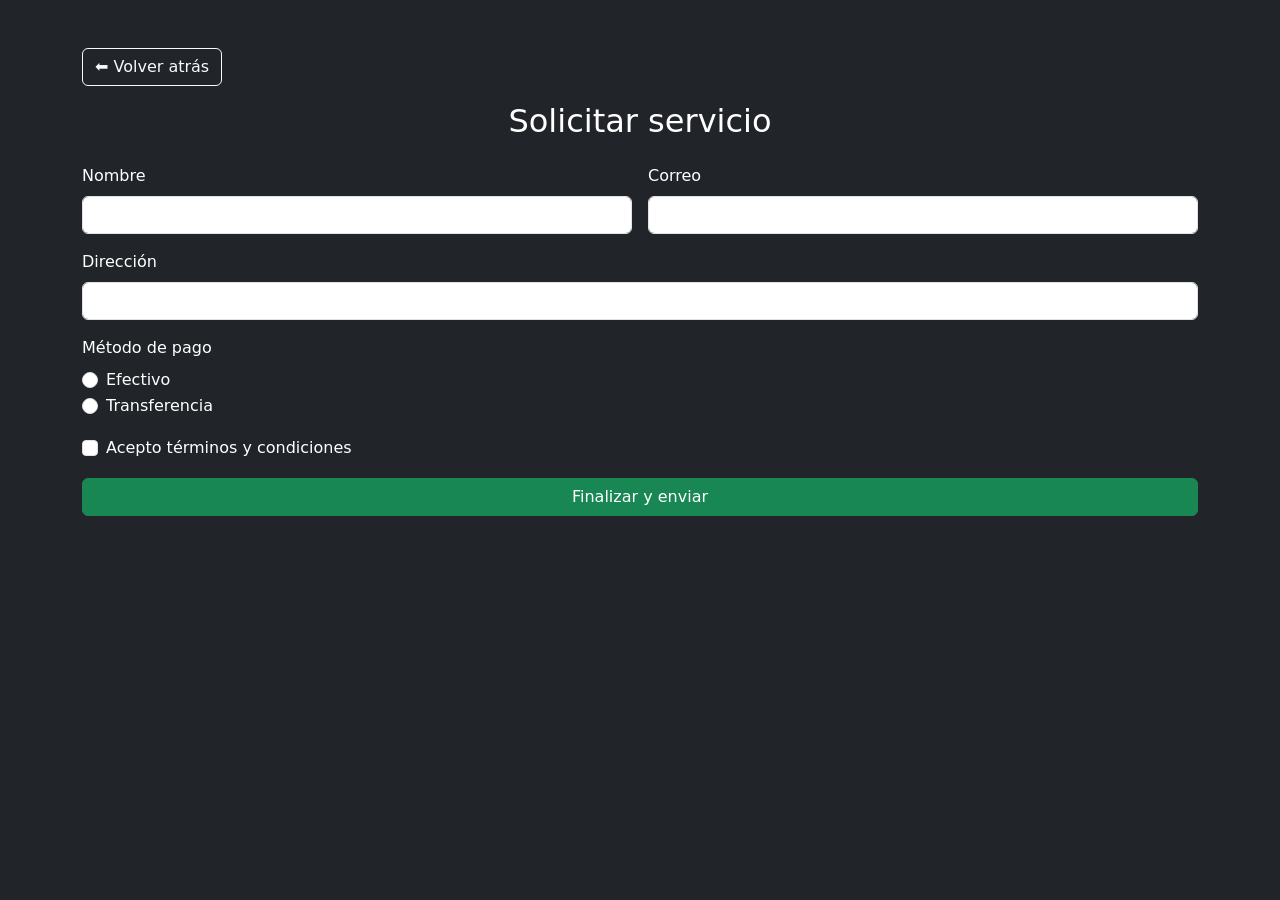
<file: checkout.html>
<!DOCTYPE html>
<html lang="es">
<head>
<meta charset="UTF-8">
<meta name="viewport" content="width=device-width, initial-scale=1.0">

<title>Solicitar servicio</title>

<link href="https://cdn.jsdelivr.net/npm/bootstrap@5.3.2/dist/css/bootstrap.min.css" rel="stylesheet">

</head>

<body class="bg-dark text-white">

<div class="container mt-5">

<button onclick="history.back()" class="btn btn-outline-light mb-3">
⬅ Volver atrás
</button>

<h2 class="text-center mb-4">Solicitar servicio</h2>

<form class="row g-3 needs-validation" novalidate>

<div class="col-md-6">
<label class="form-label">Nombre</label>
<input type="text" class="form-control" required>
<div class="valid-feedback">Correcto</div>
<div class="invalid-feedback">Ingrese su nombre</div>
</div>

<div class="col-md-6">
<label class="form-label">Correo</label>
<input type="email" class="form-control" required>
<div class="valid-feedback">Correcto</div>
<div class="invalid-feedback">Correo inválido</div>
</div>

<div class="col-12">
<label class="form-label">Dirección</label>
<input type="text" class="form-control" required>
<div class="valid-feedback">Correcto</div>
<div class="invalid-feedback">Ingrese dirección</div>
</div>

<!-- MÉTODO DE PAGO -->
<div class="col-12">
<label class="form-label">Método de pago</label>

<div class="form-check">
<input class="form-check-input" type="radio" name="pago" required>
<label class="form-check-label">Efectivo</label>
</div>

<div class="form-check">
<input class="form-check-input" type="radio" name="pago">
<label class="form-check-label">Transferencia</label>
</div>

</div>

<!-- TÉRMINOS -->
<div class="col-12">
<div class="form-check">
<input class="form-check-input" type="checkbox" required>
<label class="form-check-label">Acepto términos y condiciones</label>
<div class="invalid-feedback">Debe aceptar</div>
</div>
</div>

<div class="col-12">
<button class="btn btn-success w-100" type="submit">
Finalizar y enviar
</button>
</div>

</form>

</div>

<script>
(() => {
'use strict'

const form = document.querySelector('.needs-validation');

form.addEventListener('submit', function (event) {

event.preventDefault();

if (!form.checkValidity()) {
event.stopPropagation();
form.classList.add('was-validated');
return;
}

// OBTENER DATOS
let inputs = form.querySelectorAll("input");

let nombre = inputs[0].value;
let correo = inputs[1].value;
let direccion = inputs[2].value;

// MÉTODO DE PAGO
let pago = "";
document.querySelectorAll("input[name='pago']").forEach(r => {
if(r.checked){
pago = r.nextElementSibling.innerText;
}
});

// MENSAJE
let mensaje = "Hola, quiero solicitar un servicio:%0A%0A";
mensaje += "👤 Nombre: " + nombre + "%0A";
mensaje += "📧 Correo: " + correo + "%0A";
mensaje += "📍 Dirección: " + direccion + "%0A";
mensaje += "💳 Pago: " + pago + "%0A";

// REDIRECCIÓN A WHATSAPP
window.open("https://wa.me/59179559806?text=" + mensaje, "_blank");

}, false);

})();
</script>

</body>
</html>
</file>
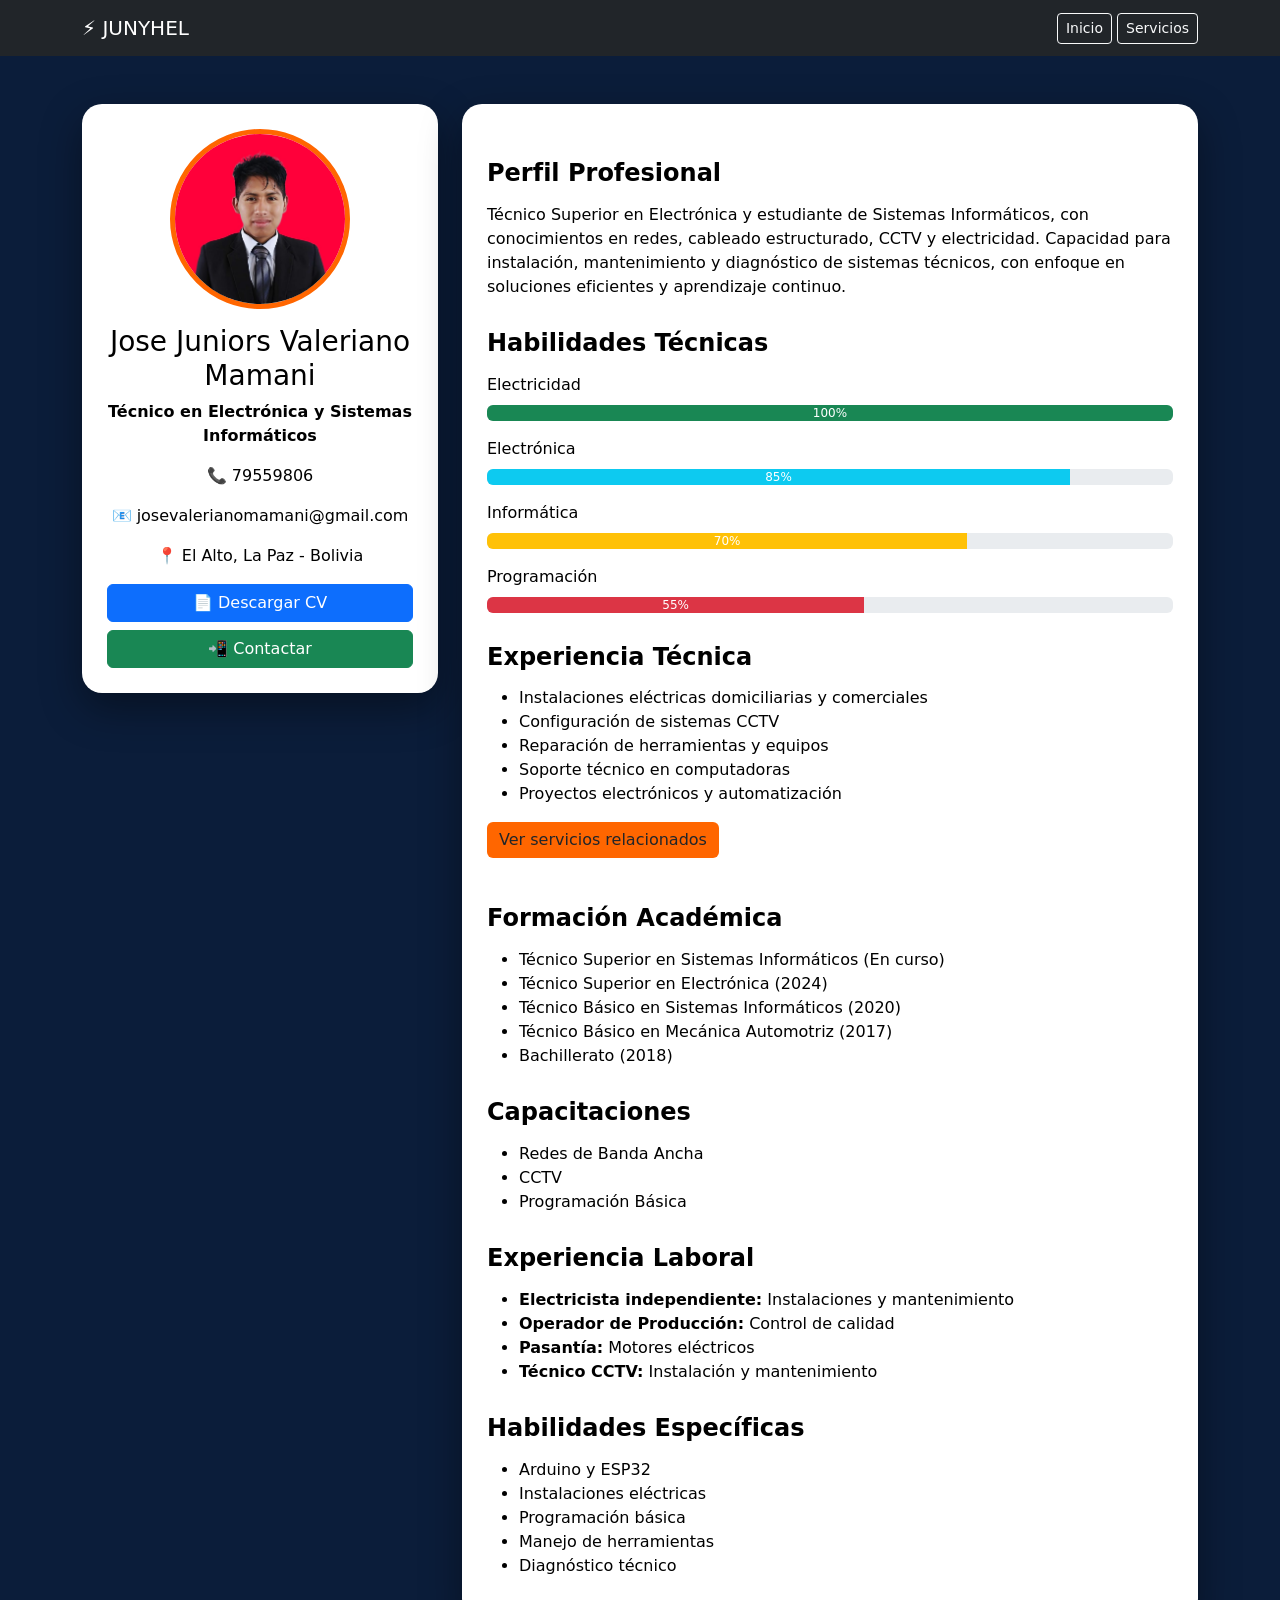
<file: cv.html>
<!DOCTYPE html>
<html lang="es">
<head>
<meta charset="UTF-8">
<meta name="viewport" content="width=device-width, initial-scale=1.0">

<title>Currículum | JUNYHEL</title>

<link href="https://cdn.jsdelivr.net/npm/bootstrap@5.3.2/dist/css/bootstrap.min.css" rel="stylesheet">

<style>
body{
background:#0b1d3a;
color:white;
}

.card-cv{
background:white;
color:black;
border-radius:20px;
padding:25px;
box-shadow:0 15px 40px rgba(0,0,0,0.4);
}

.profile-img{
width:180px;
height:180px;
object-fit:cover;
border-radius:50%;
border:5px solid #ff6600;
}

.section-title{
margin-top:30px;
margin-bottom:15px;
font-weight:bold;
}

.btn-main{
background:#ff6600;
border:none;
}
</style>

</head>

<body>

<!-- NAVBAR -->
<nav class="navbar navbar-expand-lg navbar-dark bg-dark">
<div class="container">
<a class="navbar-brand">⚡ JUNYHEL</a>

<div>
<a href="index.html" class="btn btn-outline-light btn-sm">Inicio</a>
<a href="servicios.html" class="btn btn-outline-light btn-sm">Servicios</a>
</div>
</div>
</nav>

<div class="container mt-5">

<div class="row g-4">

<!-- PERFIL -->
<div class="col-md-4 text-center">
<div class="card-cv">

<img src="img/perfil.jpeg" class="profile-img mb-3">

<h3>Jose Juniors Valeriano Mamani</h3>

<p><strong>Técnico en Electrónica y Sistemas Informáticos</strong></p>

<p>📞 79559806</p>
<p>📧 josevalerianomamani@gmail.com</p>
<p>📍 El Alto, La Paz - Bolivia</p>

<a href="pdf/cv.pdf" class="btn btn-primary w-100 mb-2">
📄 Descargar CV
</a>

<a href="https://wa.me/59179559806" class="btn btn-success w-100">
📲 Contactar
</a>

</div>
</div>

<!-- INFORMACIÓN -->
<div class="col-md-8">

<div class="card-cv">

<h4 class="section-title">Perfil Profesional</h4>

<p>
Técnico Superior en Electrónica y estudiante de Sistemas Informáticos, con conocimientos en redes, cableado estructurado, CCTV y electricidad. 
Capacidad para instalación, mantenimiento y diagnóstico de sistemas técnicos, con enfoque en soluciones eficientes y aprendizaje continuo.
</p>

<h4 class="section-title">Habilidades Técnicas</h4>

<div class="mb-2">Electricidad</div>
<div class="progress mb-3">
<div class="progress-bar bg-success" style="width:100%">100%</div>
</div>

<div class="mb-2">Electrónica</div>
<div class="progress mb-3">
<div class="progress-bar bg-info" style="width:85%">85%</div>
</div>

<div class="mb-2">Informática</div>
<div class="progress mb-3">
<div class="progress-bar bg-warning" style="width:70%">70%</div>
</div>

<div class="mb-2">Programación</div>
<div class="progress mb-3">
<div class="progress-bar bg-danger" style="width:55%">55%</div>
</div>

<h4 class="section-title">Experiencia Técnica</h4>

<ul>
<li>Instalaciones eléctricas domiciliarias y comerciales</li>
<li>Configuración de sistemas CCTV</li>
<li>Reparación de herramientas y equipos</li>
<li>Soporte técnico en computadoras</li>
<li>Proyectos electrónicos y automatización</li>
</ul>

<a href="servicios.html" class="btn btn-main mb-3">
Ver servicios relacionados
</a>

<h4 class="section-title">Formación Académica</h4>

<ul>
<li>Técnico Superior en Sistemas Informáticos (En curso)</li>
<li>Técnico Superior en Electrónica (2024)</li>
<li>Técnico Básico en Sistemas Informáticos (2020)</li>
<li>Técnico Básico en Mecánica Automotriz (2017)</li>
<li>Bachillerato (2018)</li>
</ul>

<h4 class="section-title">Capacitaciones</h4>

<ul>
<li>Redes de Banda Ancha</li>
<li>CCTV</li>
<li>Programación Básica</li>
</ul>

<h4 class="section-title">Experiencia Laboral</h4>

<ul>
<li><strong>Electricista independiente:</strong> Instalaciones y mantenimiento</li>
<li><strong>Operador de Producción:</strong> Control de calidad</li>
<li><strong>Pasantía:</strong> Motores eléctricos</li>
<li><strong>Técnico CCTV:</strong> Instalación y mantenimiento</li>
</ul>

<h4 class="section-title">Habilidades Específicas</h4>

<ul>
<li>Arduino y ESP32</li>
<li>Instalaciones eléctricas</li>
<li>Programación básica</li>
<li>Manejo de herramientas</li>
<li>Diagnóstico técnico</li>
</ul>

</div>

</div>

</div>

</div>

</body>
</html>
</file>
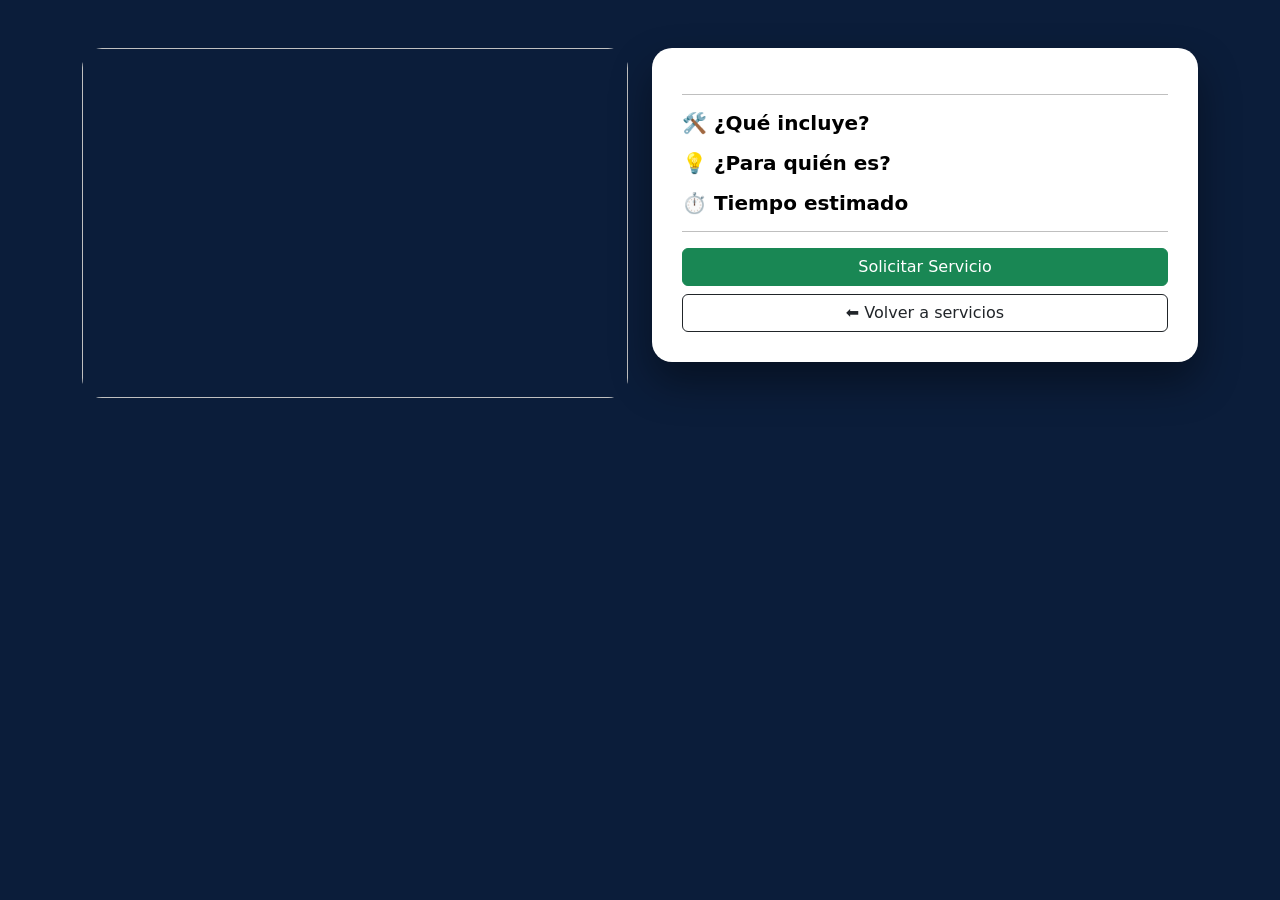
<file: detalle.html>
<!DOCTYPE html>
<html lang="es">
<head>
<meta charset="UTF-8">
<meta name="viewport" content="width=device-width, initial-scale=1.0">

<title>Detalle del Servicio | JUNYHEL</title>

<link href="https://cdn.jsdelivr.net/npm/bootstrap@5.3.2/dist/css/bootstrap.min.css" rel="stylesheet">

<style>
body{
background:#0b1d3a;
color:white;
}

/* CONTENEDOR */
.box{
background:white;
color:black;
border-radius:20px;
padding:30px;
box-shadow:0 20px 40px rgba(0,0,0,0.4);
}

/* IMAGEN */
.img-servicio{
width:100%;
height:350px;
object-fit:cover;
border-radius:20px;
}

/* SECCIONES */
.titulo{
font-weight:bold;
margin-bottom:15px;
}

ul{
padding-left:20px;
}

.btn-main{
background:#ff6600;
border:none;
}

.btn-main:hover{
background:#ff8533;
}
</style>

</head>

<body>

<div class="container mt-5">

<div class="row g-4">

<!-- IMAGEN -->
<div class="col-md-6">
<img id="img" class="img-servicio">
</div>

<!-- DETALLE -->
<div class="col-md-6">

<div class="box">

<h2 id="titulo"></h2>

<p id="descripcion"></p>

<hr>

<h5 class="titulo">🛠️ ¿Qué incluye?</h5>
<ul id="incluye"></ul>

<h5 class="titulo">💡 ¿Para quién es?</h5>
<p id="para"></p>

<h5 class="titulo">⏱️ Tiempo estimado</h5>
<p id="tiempo"></p>

<hr>

<a href="checkout.html" class="btn btn-success w-100 mb-2">
Solicitar Servicio
</a>

<a href="servicios.html" class="btn btn-outline-dark w-100">
⬅ Volver a servicios
</a>

</div>

</div>

</div>

</div>

<!-- SCRIPT -->
<script src="js/app.js"></script>

<script>

// OBTENER ID DESDE URL
const params = new URLSearchParams(window.location.search);
const id = params.get("id");

let servicioSeleccionado = null;

// BUSCAR EN TODAS LAS CATEGORÍAS
data.forEach(cat => {
cat.servicios.forEach(s => {
if(s.id === id){
servicioSeleccionado = s;
}
});
});

// MOSTRAR DATOS
document.getElementById("titulo").innerText = servicioSeleccionado.titulo;
document.getElementById("descripcion").innerText = servicioSeleccionado.descripcion;
document.getElementById("para").innerText = servicioSeleccionado.para;
document.getElementById("tiempo").innerText = servicioSeleccionado.tiempo;
document.getElementById("img").src = servicioSeleccionado.img;

// LISTA
let lista = "";
servicioSeleccionado.incluye.forEach(i => {
lista += "<li>✔ " + i + "</li>";
});
document.getElementById("incluye").innerHTML = lista;

// WHATSAPP DINÁMICO PRO 🔥
function enviarWhatsApp(){

let mensaje = "Hola, quiero solicitar el servicio:%0A";
mensaje += servicioSeleccionado.titulo + "%0A%0A";

mensaje += "Detalles:%0A";
mensaje += "- " + servicioSeleccionado.descripcion + "%0A";
mensaje += "- Para: " + servicioSeleccionado.para + "%0A";
mensaje += "- Tiempo: " + servicioSeleccionado.tiempo + "%0A";

window.open("https://wa.me/59179559806?text=" + mensaje);

}

</script>

</body>
</html>
</file>
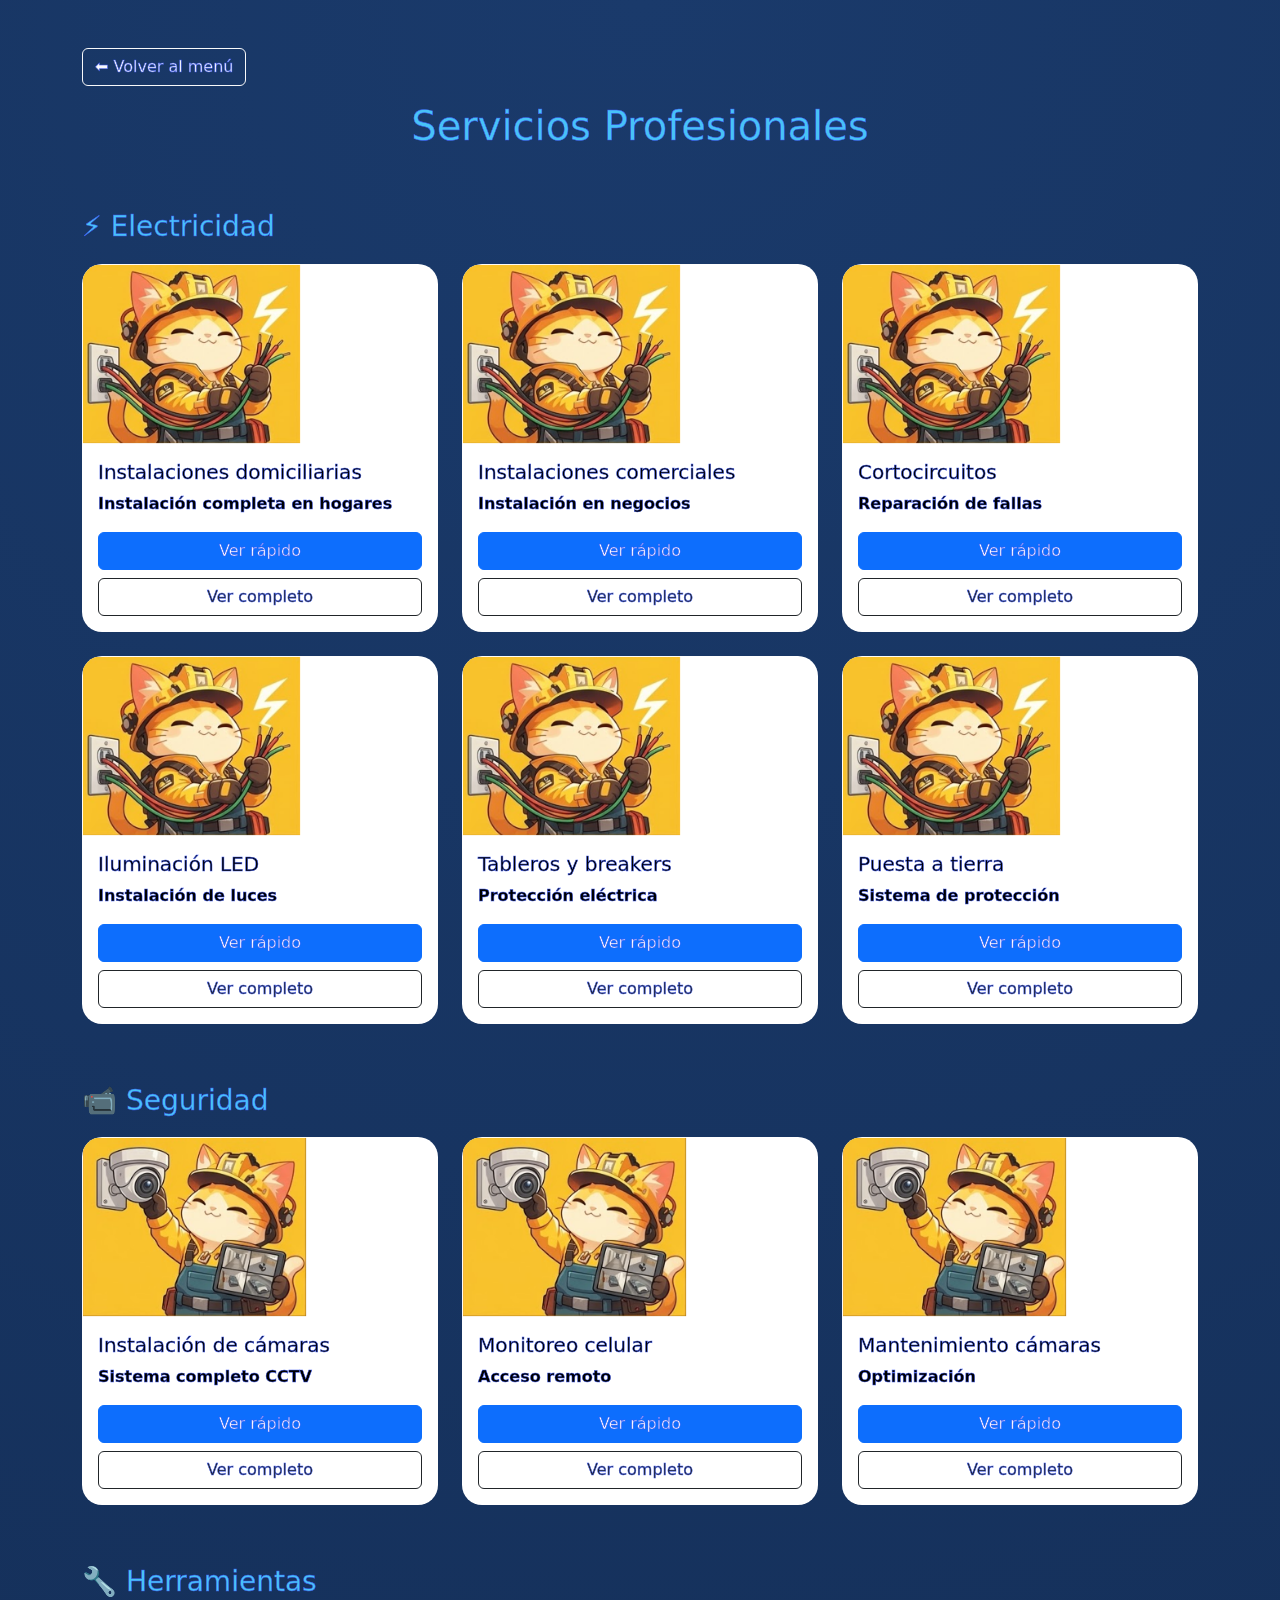
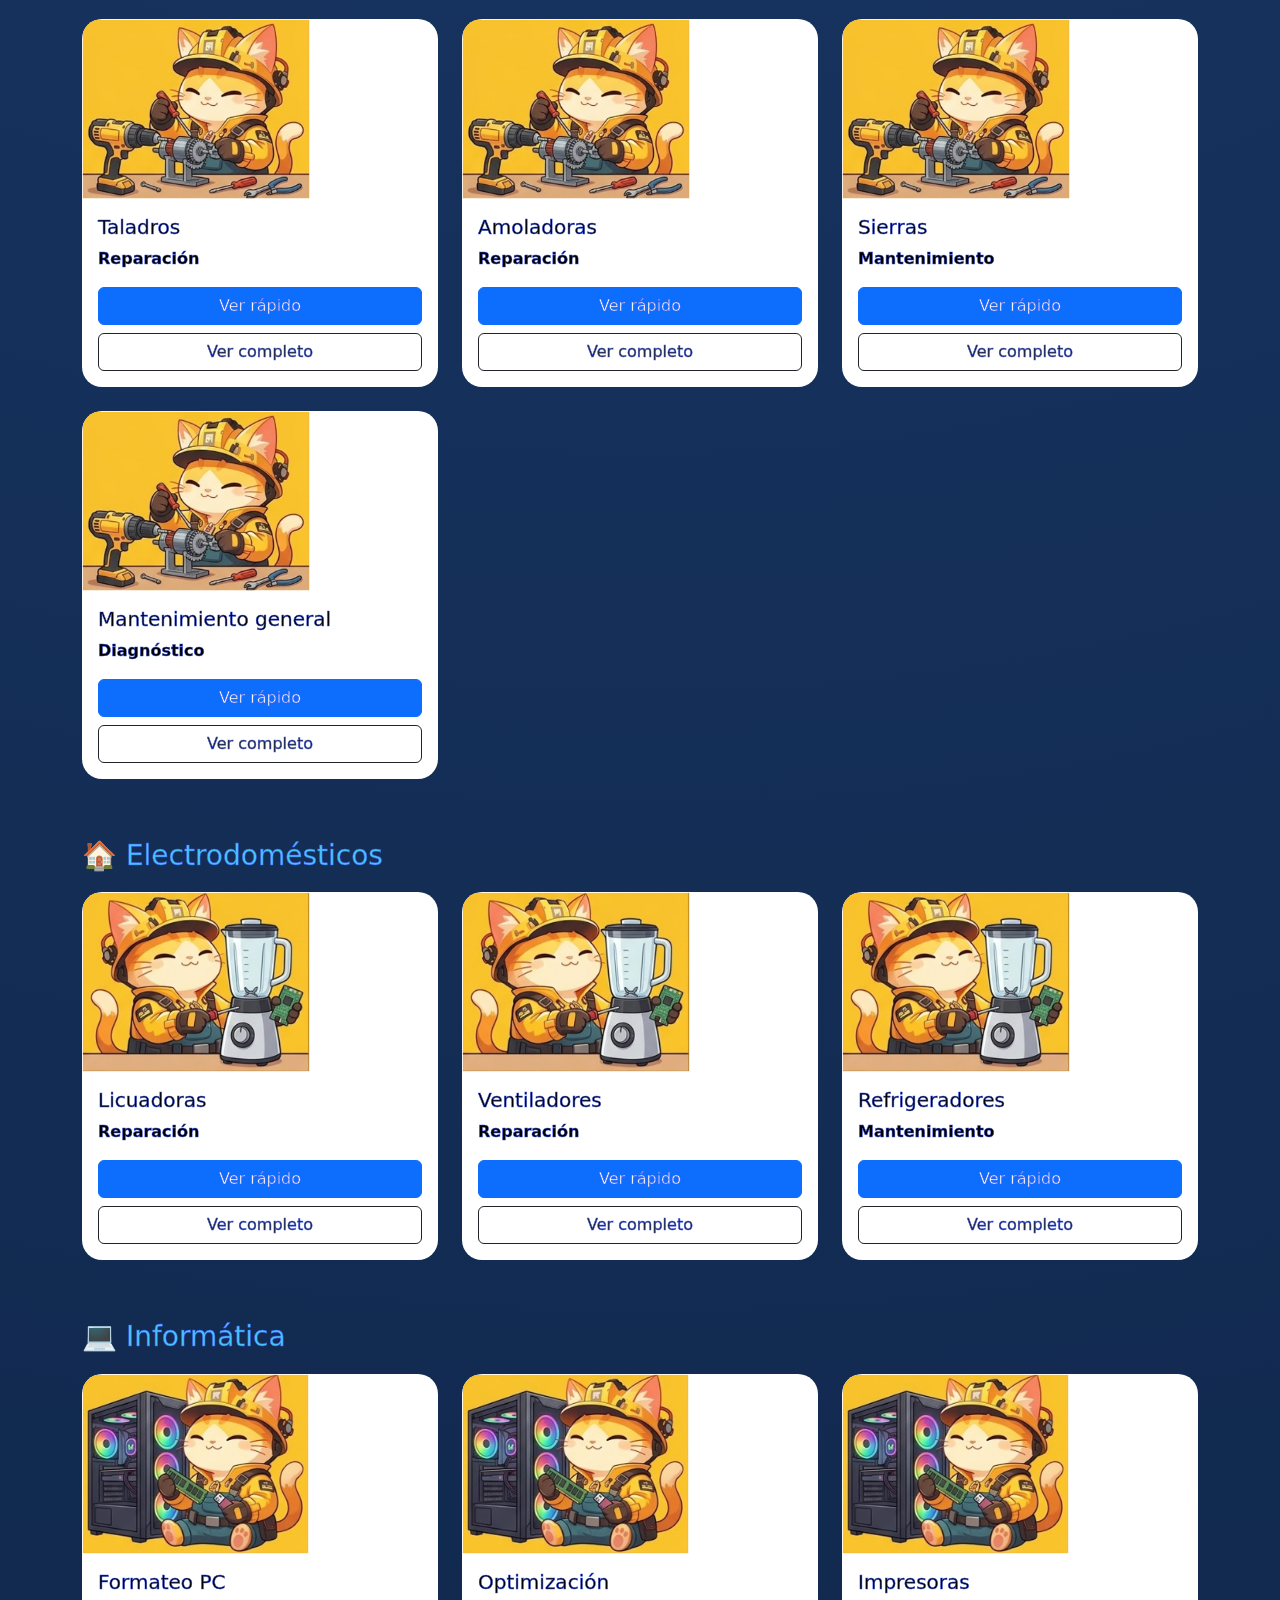
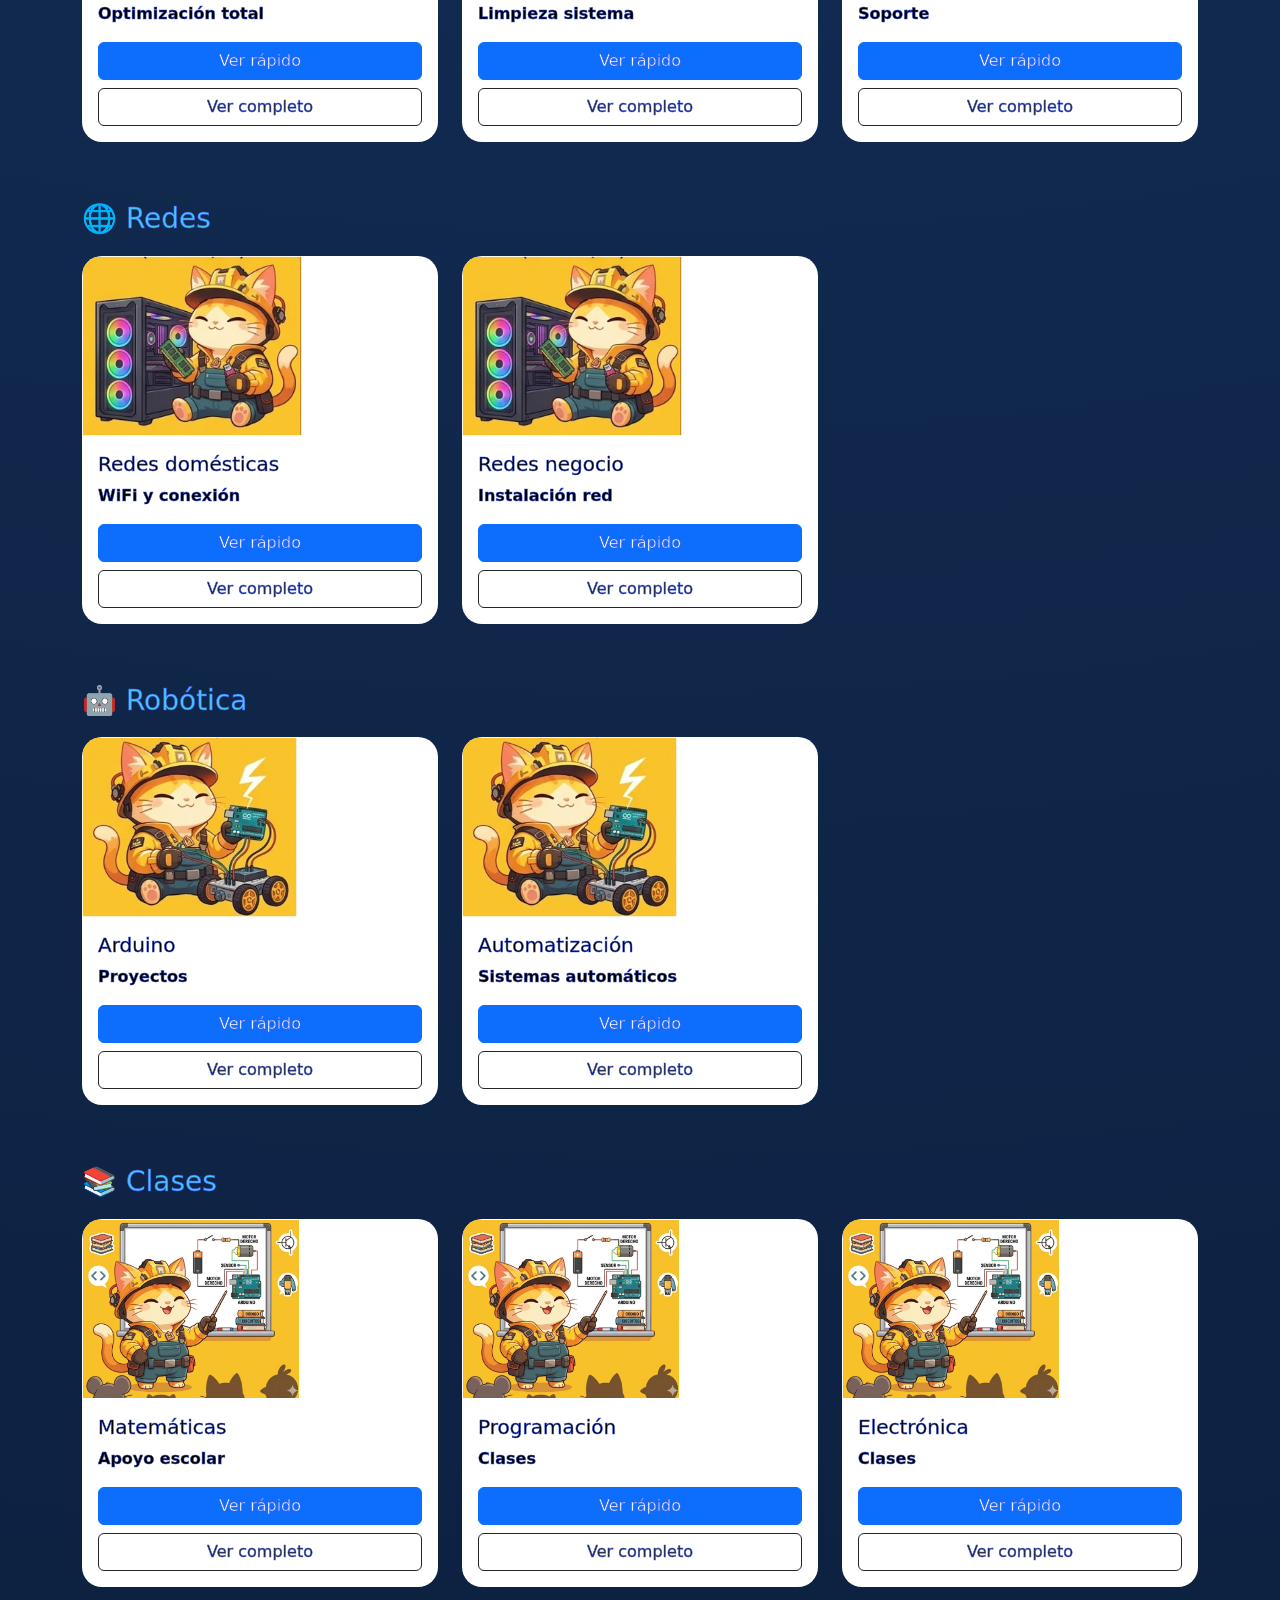
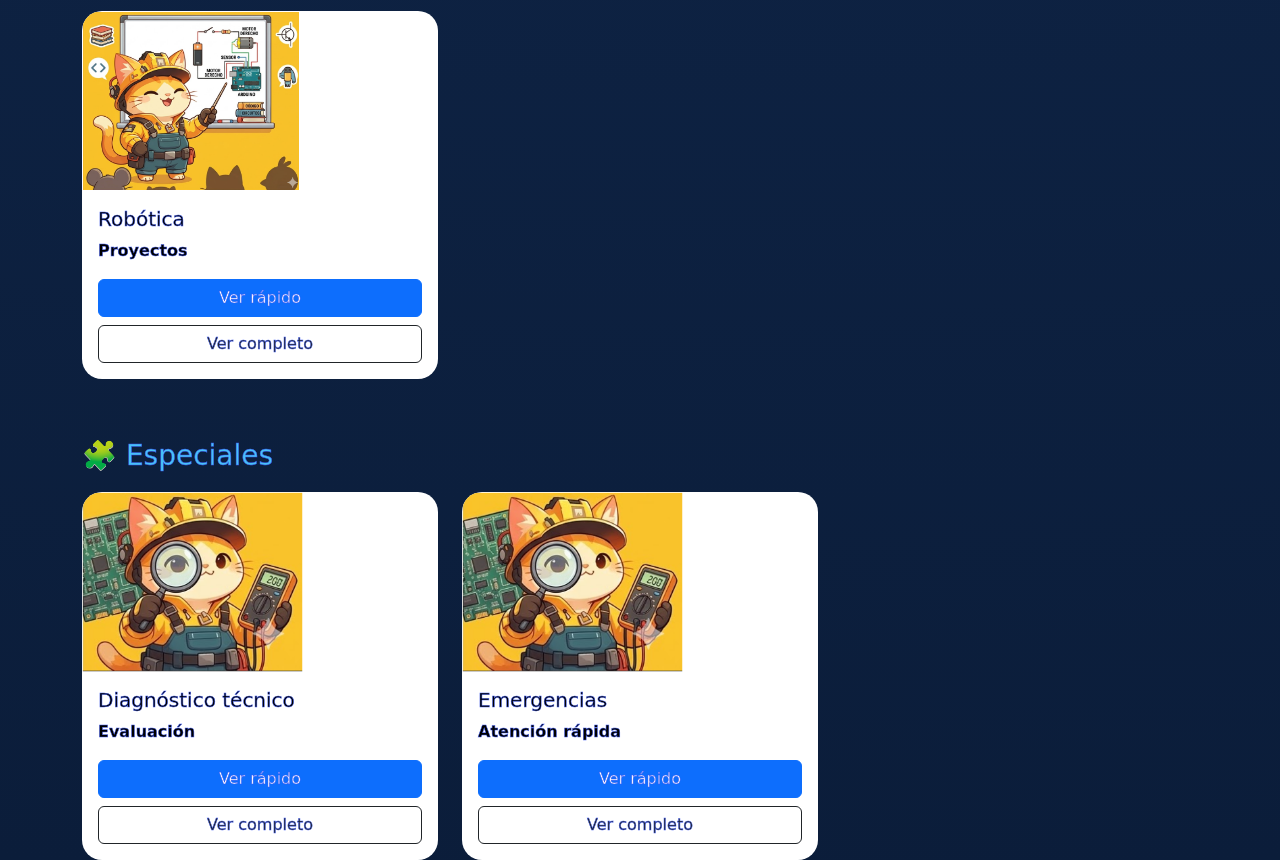
<file: servicios.html>
<!DOCTYPE html>
<html lang="es">
<head>
<meta charset="UTF-8">
<meta name="viewport" content="width=device-width, initial-scale=1.0">

<title>Servicios | JUNYHEL</title>

<link href="https://cdn.jsdelivr.net/npm/bootstrap@5.3.2/dist/css/bootstrap.min.css" rel="stylesheet">

<style>
body{
background: radial-gradient(circle at top, #1a3a6b, #0b1d3a);
color: rgb(71, 194, 247);
-webkit-text-stroke: 0.5px rgb(61, 89, 244); /* borde blanco */
font-weight: bold;
}

.card-pro{
background:white;
color:black;
border-radius:20px;
overflow:hidden;
transition:0.3s;
}

.card-pro:hover{
transform:scale(1.05);
box-shadow:0 15px 30px rgba(0,0,0,0.5);
}

.card-pro img{
height:180px;
object-fit:cover;
}

.section-title{
margin-top:60px;
margin-bottom:20px;
}
</style>
</head>

<body>

<div class="container mt-5">
<a href="index.html" class="btn btn-outline-light mb-3">
⬅ Volver al menú
</a>
<h1 class="text-center">Servicios Profesionales</h1>

<div id="contenedor"></div>

</div>

<script src="js/app.js"></script>
<!-- MODAL -->
<div class="modal fade" id="modalServicio" tabindex="-1">
<div class="modal-dialog modal-lg">
<div class="modal-content">

<div class="modal-header">
<h5 class="modal-title" id="modalTitulo"></h5>
<button class="btn-close" data-bs-dismiss="modal"></button>
</div>

<div class="modal-body">

<img id="modalImg" class="img-fluid mb-3">

<p id="modalDesc"></p>

<h6>Incluye:</h6>
<ul id="modalIncluye"></ul>

<p><strong>Tiempo:</strong> <span id="modalTiempo"></span></p>

</div>

<div class="modal-footer">
<button class="btn btn-success" onclick="contactarModal()">
Solicitar
</button>
</div>

</div>
</div>
</div>
<script src="https://cdn.jsdelivr.net/npm/bootstrap@5.3.2/dist/js/bootstrap.bundle.min.js"></script>
</body>
</html>
</file>
